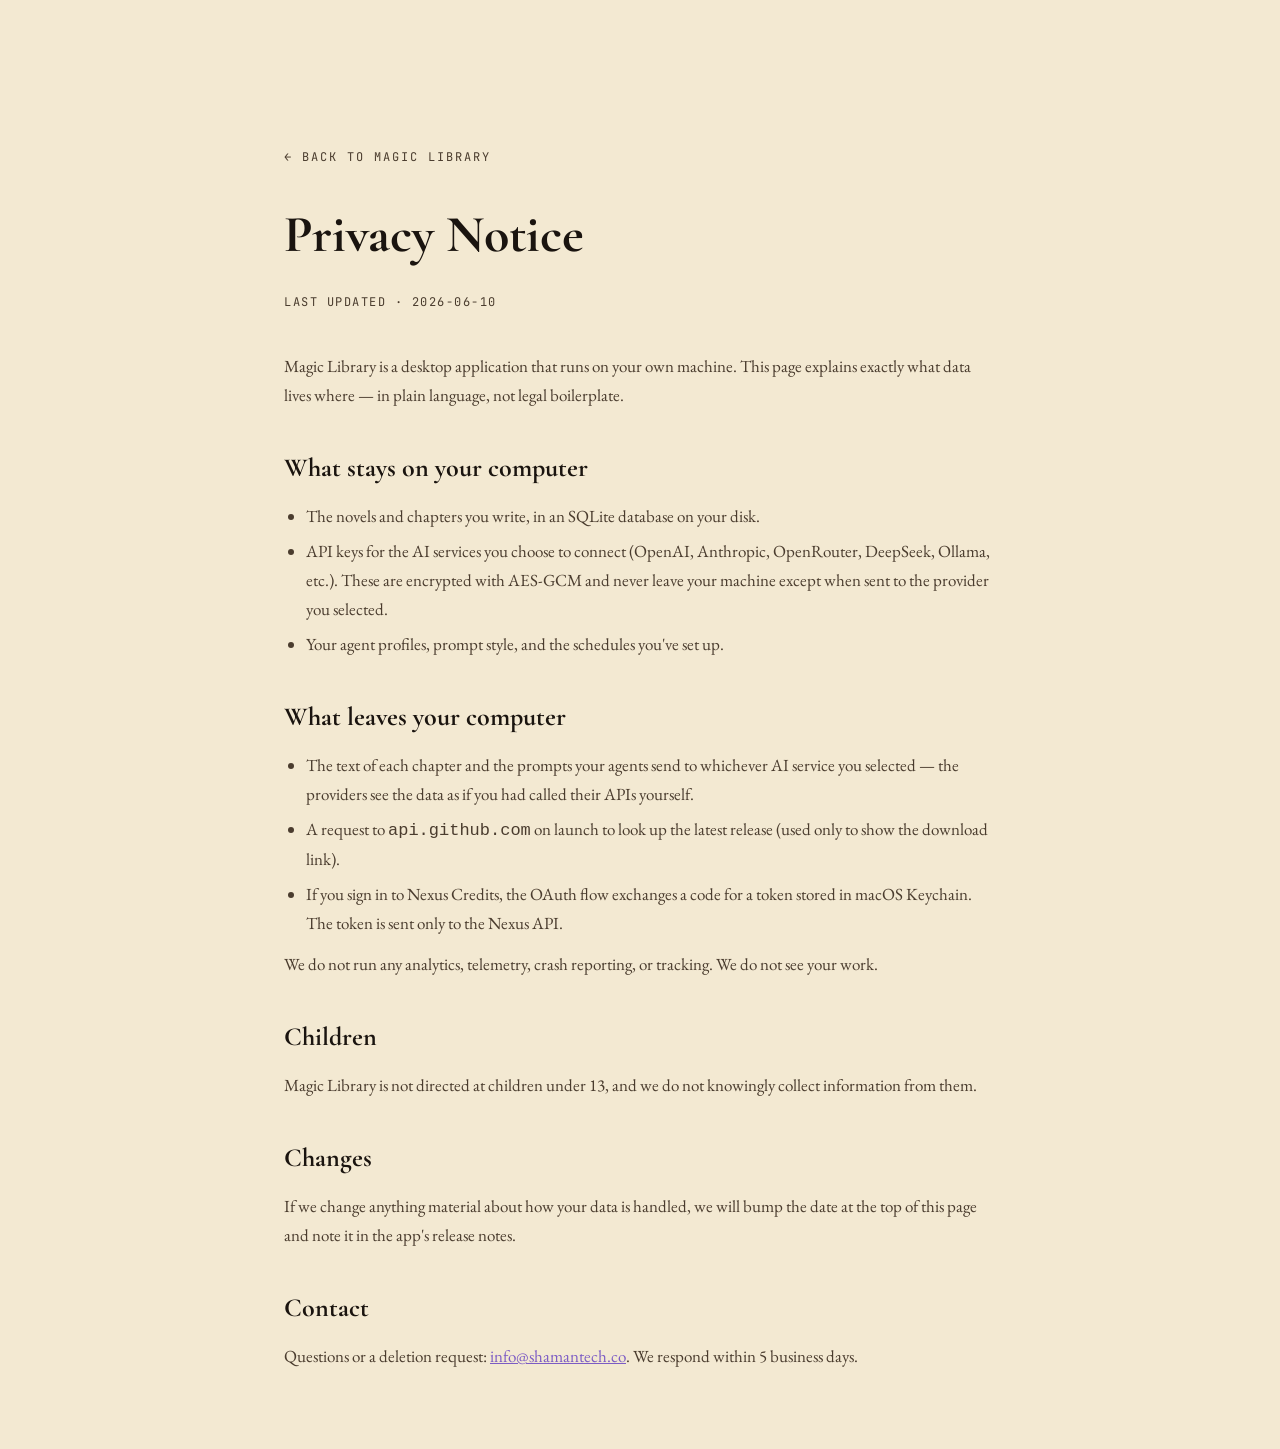
<file: pages/privacy.html>
<!DOCTYPE html>
<html lang="en">
<head>
  <meta charset="UTF-8" />
  <meta name="viewport" content="width=device-width, initial-scale=1.0" />
  <meta name="theme-color" content="#0C1426" />
  <title>Privacy — Magic Library</title>
  <meta name="description" content="What Magic Library stores on your computer, what flows out, and how to reach us." />
  <link rel="icon" type="image/svg+xml" href="../assets/favicon.svg" />
  <link rel="preconnect" href="https://fonts.googleapis.com" />
  <link rel="preconnect" href="https://fonts.gstatic.com" crossorigin />
  <link
    href="https://fonts.googleapis.com/css2?family=Cormorant+Garamond:ital,wght@0,400;0,500;0,600;0,700;1,400;1,600&family=EB+Garamond:ital,wght@0,400;0,500;0,600;1,400&family=JetBrains+Mono:wght@400;500&family=Noto+Sans:ital,wght@0,400;0,500;0,600;1,400&family=Maitree:wght@400;500;600;700&family=Sarabun:wght@400;500;600&display=swap"
    rel="stylesheet"
  />
  <link rel="stylesheet" href="../styles.css" />
  <style>
    .legal-page { max-width: 760px; margin: 0 auto; padding: 140px 24px 80px; }
    .legal-page h1 { font-family: var(--font-display); font-size: clamp(36px, 5vw, 52px); margin-bottom: 12px; }
    .legal-page .meta { font-family: var(--font-mono); font-size: 12px; letter-spacing: 1.5px; text-transform: uppercase; color: var(--ink-soft); margin-bottom: 40px; }
    .legal-page h2 { font-family: var(--font-display); font-size: 26px; margin: 36px 0 12px; color: var(--ink); }
    .legal-page p, .legal-page li { font-family: var(--font-body); font-size: 17px; line-height: 1.7; color: var(--ink-soft); }
    .legal-page ul { padding-left: 22px; margin: 12px 0; }
    .legal-page li { margin-bottom: 6px; }
    .legal-page a { color: var(--agent-writer); }
    .legal-page .back { display: inline-block; margin-bottom: 24px; font-family: var(--font-mono); font-size: 12px; letter-spacing: 2px; text-transform: uppercase; color: var(--ink-soft); text-decoration: none; }
    .legal-page .back:hover { color: var(--ethereal); }
    body.legal { background: var(--parchment); }
  </style>
</head>
<body class="legal">
  <main class="legal-page">
    <a class="back" href="../index.html">← Back to Magic Library</a>
    <h1 data-i18n="privacy.title">Privacy Notice</h1>
    <p class="meta" data-i18n="privacy.meta">Last updated · 2026-06-10</p>

    <p data-i18n="privacy.intro">
      Magic Library is a desktop application that runs on your own machine. This page explains
      exactly what data lives where — in plain language, not legal boilerplate.
    </p>

    <h2 data-i18n="privacy.stored.title">What stays on your computer</h2>
    <ul>
      <li data-i18n="privacy.stored.books">The novels and chapters you write, in an SQLite database on your disk.</li>
      <li data-i18n="privacy.stored.keys">API keys for the AI services you choose to connect (OpenAI, Anthropic, OpenRouter, DeepSeek, Ollama, etc.). These are encrypted with AES-GCM and never leave your machine except when sent to the provider you selected.</li>
      <li data-i18n="privacy.stored.settings">Your agent profiles, prompt style, and the schedules you've set up.</li>
    </ul>

    <h2 data-i18n="privacy.flows.title">What leaves your computer</h2>
    <ul>
      <li data-i18n="privacy.flows.providers">The text of each chapter and the prompts your agents send to whichever AI service you selected — the providers see the data as if you had called their APIs yourself.</li>
      <li data-i18n="privacy.flows.releases">A request to <code>api.github.com</code> on launch to look up the latest release (used only to show the download link).</li>
      <li data-i18n="privacy.flows.nexus">If you sign in to Nexus Credits, the OAuth flow exchanges a code for a token stored in macOS Keychain. The token is sent only to the Nexus API.</li>
    </ul>
    <p data-i18n="privacy.flows.none" style="margin-top: 12px;">We do not run any analytics, telemetry, crash reporting, or tracking. We do not see your work.</p>

    <h2 data-i18n="privacy.children.title">Children</h2>
    <p data-i18n="privacy.children.body">Magic Library is not directed at children under 13, and we do not knowingly collect information from them.</p>

    <h2 data-i18n="privacy.changes.title">Changes</h2>
    <p data-i18n="privacy.changes.body">If we change anything material about how your data is handled, we will bump the date at the top of this page and note it in the app's release notes.</p>

    <h2 data-i18n="privacy.contact.title">Contact</h2>
    <p data-i18n-html="privacy.contact.body">Questions or a deletion request: <a href="mailto:info@shamantech.co">info@shamantech.co</a>. We respond within 5 business days.</p>
  </main>
  <script>
    document.documentElement.classList.add("js");
    // Translate via the same i18n machinery as the landing page.
    const script = document.createElement("script");
    script.src = "../i18n.js";
    document.body.appendChild(script);
  </script>
</body>
</html>
</file>
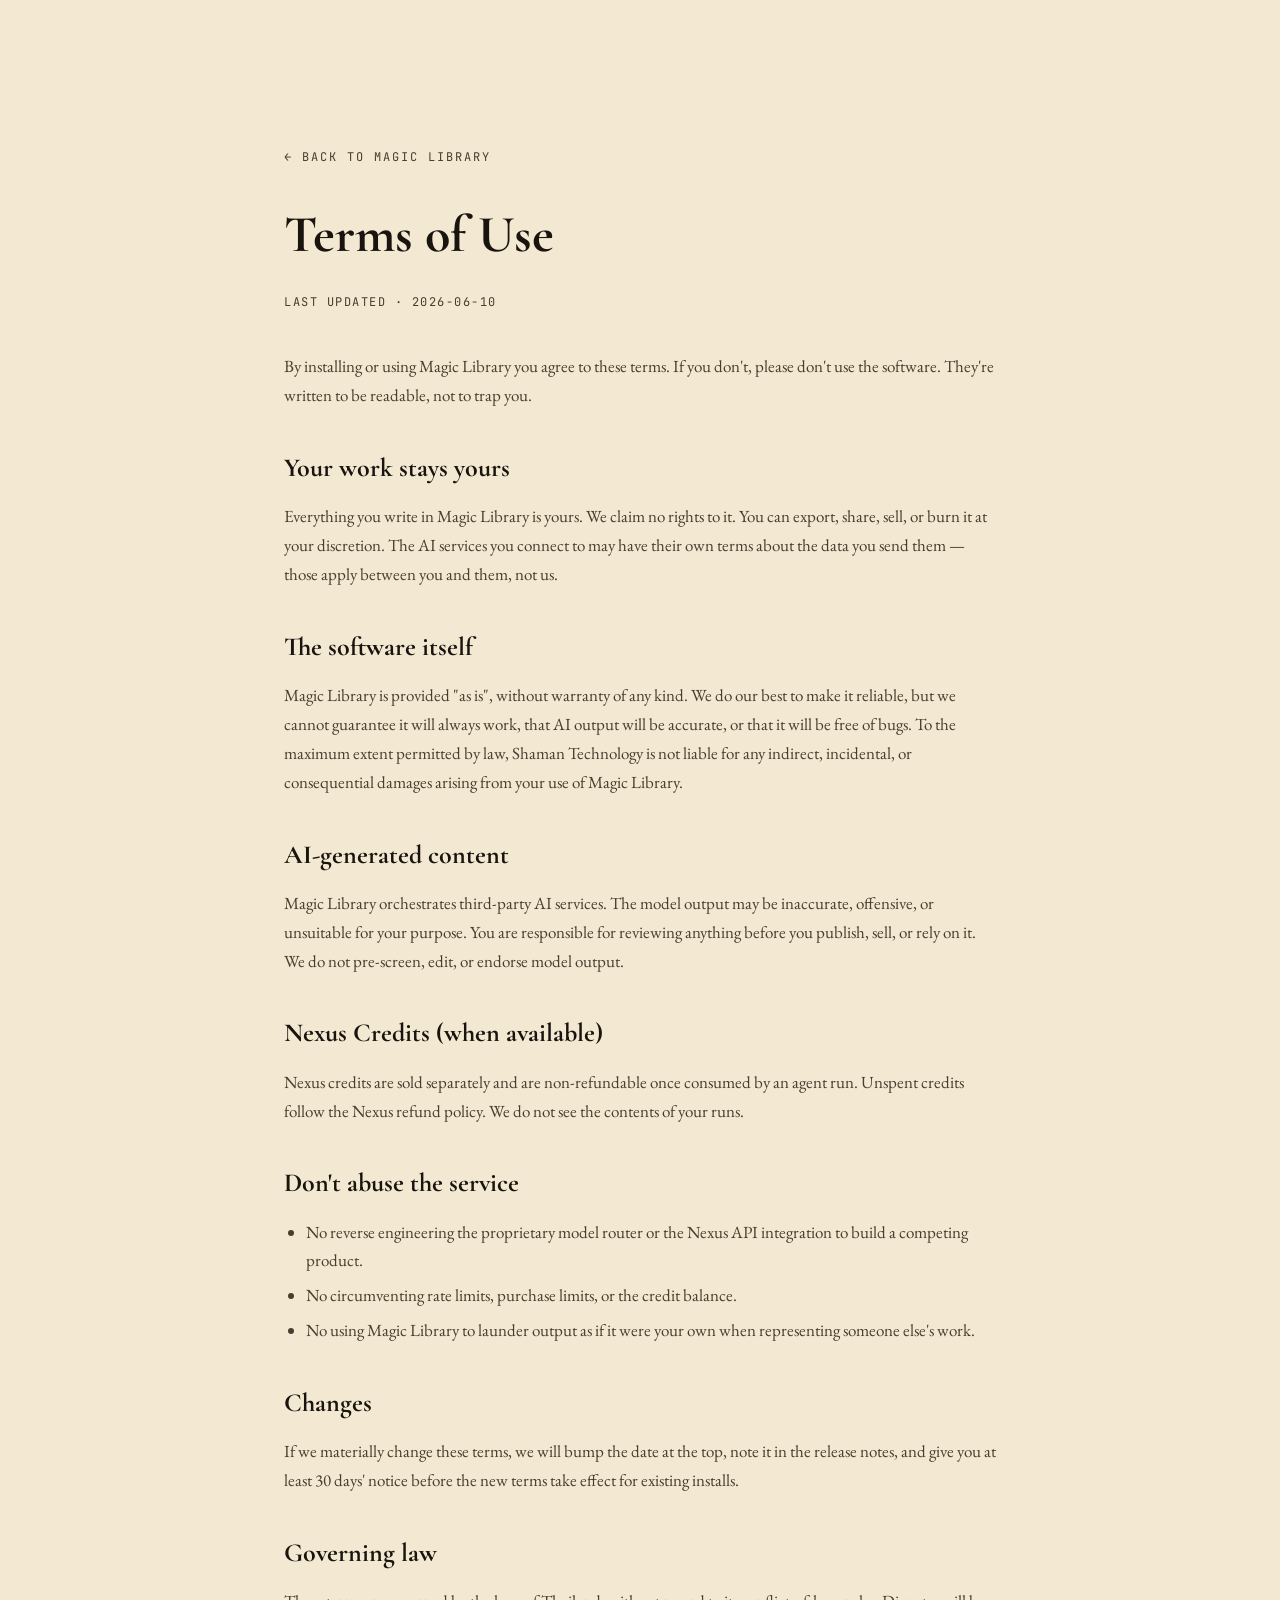
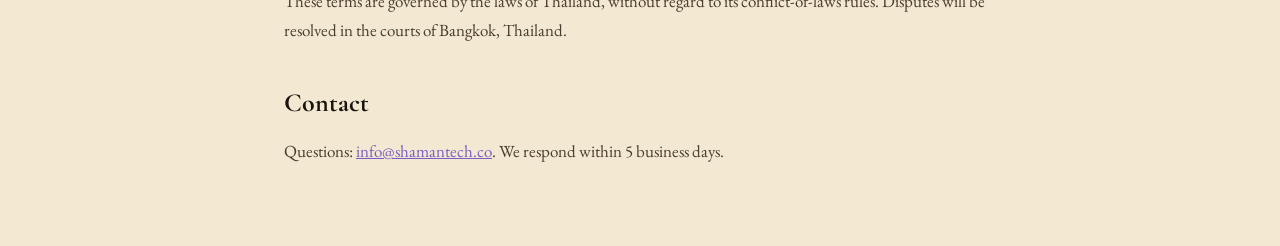
<file: pages/terms.html>
<!DOCTYPE html>
<html lang="en">
<head>
  <meta charset="UTF-8" />
  <meta name="viewport" content="width=device-width, initial-scale=1.0" />
  <meta name="theme-color" content="#0C1426" />
  <title>Terms — Magic Library</title>
  <meta name="description" content="The rules of using Magic Library, the limits of our responsibility, and the licensing of your work." />
  <link rel="icon" type="image/svg+xml" href="../assets/favicon.svg" />
  <link rel="preconnect" href="https://fonts.googleapis.com" />
  <link rel="preconnect" href="https://fonts.gstatic.com" crossorigin />
  <link
    href="https://fonts.googleapis.com/css2?family=Cormorant+Garamond:ital,wght@0,400;0,500;0,600;0,700;1,400;1,600&family=EB+Garamond:ital,wght@0,400;0,500;0,600;1,400&family=JetBrains+Mono:wght@400;500&family=Noto+Sans:ital,wght@0,400;0,500;0,600;1,400&family=Maitree:wght@400;500;600;700&family=Sarabun:wght@400;500;600&display=swap"
    rel="stylesheet"
  />
  <link rel="stylesheet" href="../styles.css" />
  <style>
    .legal-page { max-width: 760px; margin: 0 auto; padding: 140px 24px 80px; }
    .legal-page h1 { font-family: var(--font-display); font-size: clamp(36px, 5vw, 52px); margin-bottom: 12px; }
    .legal-page .meta { font-family: var(--font-mono); font-size: 12px; letter-spacing: 1.5px; text-transform: uppercase; color: var(--ink-soft); margin-bottom: 40px; }
    .legal-page h2 { font-family: var(--font-display); font-size: 26px; margin: 36px 0 12px; color: var(--ink); }
    .legal-page p, .legal-page li { font-family: var(--font-body); font-size: 17px; line-height: 1.7; color: var(--ink-soft); }
    .legal-page ul { padding-left: 22px; margin: 12px 0; }
    .legal-page li { margin-bottom: 6px; }
    .legal-page a { color: var(--agent-writer); }
    .legal-page .back { display: inline-block; margin-bottom: 24px; font-family: var(--font-mono); font-size: 12px; letter-spacing: 2px; text-transform: uppercase; color: var(--ink-soft); text-decoration: none; }
    .legal-page .back:hover { color: var(--ethereal); }
    body.legal { background: var(--parchment); }
  </style>
</head>
<body class="legal">
  <main class="legal-page">
    <a class="back" href="../index.html">← Back to Magic Library</a>
    <h1 data-i18n="terms.title">Terms of Use</h1>
    <p class="meta" data-i18n="terms.meta">Last updated · 2026-06-10</p>

    <p data-i18n="terms.intro">
      By installing or using Magic Library you agree to these terms. If you don't, please don't
      use the software. They're written to be readable, not to trap you.
    </p>

    <h2 data-i18n="terms.license.title">Your work stays yours</h2>
    <p data-i18n="terms.license.body">Everything you write in Magic Library is yours. We claim no rights to it. You can export, share, sell, or burn it at your discretion. The AI services you connect to may have their own terms about the data you send them — those apply between you and them, not us.</p>

    <h2 data-i18n="terms.app.title">The software itself</h2>
    <p data-i18n="terms.app.body">Magic Library is provided "as is", without warranty of any kind. We do our best to make it reliable, but we cannot guarantee it will always work, that AI output will be accurate, or that it will be free of bugs. To the maximum extent permitted by law, Shaman Technology is not liable for any indirect, incidental, or consequential damages arising from your use of Magic Library.</p>

    <h2 data-i18n="terms.ai.title">AI-generated content</h2>
    <p data-i18n="terms.ai.body">Magic Library orchestrates third-party AI services. The model output may be inaccurate, offensive, or unsuitable for your purpose. You are responsible for reviewing anything before you publish, sell, or rely on it. We do not pre-screen, edit, or endorse model output.</p>

    <h2 data-i18n="terms.credits.title">Nexus Credits (when available)</h2>
    <p data-i18n="terms.credits.body">Nexus credits are sold separately and are non-refundable once consumed by an agent run. Unspent credits follow the Nexus refund policy. We do not see the contents of your runs.</p>

    <h2 data-i18n="terms.misuse.title">Don't abuse the service</h2>
    <ul>
      <li data-i18n="terms.misuse.reverse">No reverse engineering the proprietary model router or the Nexus API integration to build a competing product.</li>
      <li data-i18n="terms.misuse.circumvent">No circumventing rate limits, purchase limits, or the credit balance.</li>
      <li data-i18n="terms.misuse.launder">No using Magic Library to launder output as if it were your own when representing someone else's work.</li>
    </ul>

    <h2 data-i18n="terms.changes.title">Changes</h2>
    <p data-i18n="terms.changes.body">If we materially change these terms, we will bump the date at the top, note it in the release notes, and give you at least 30 days' notice before the new terms take effect for existing installs.</p>

    <h2 data-i18n="terms.law.title">Governing law</h2>
    <p data-i18n="terms.law.body">These terms are governed by the laws of Thailand, without regard to its conflict-of-laws rules. Disputes will be resolved in the courts of Bangkok, Thailand.</p>

    <h2 data-i18n="terms.contact.title">Contact</h2>
    <p data-i18n-html="terms.contact.body">Questions: <a href="mailto:info@shamantech.co">info@shamantech.co</a>. We respond within 5 business days.</p>
  </main>
  <script>
    document.documentElement.classList.add("js");
    const script = document.createElement("script");
    script.src = "../i18n.js";
    document.body.appendChild(script);
  </script>
</body>
</html>
</file>
<file: styles.css>
/* Magic Library — "Midnight Library" landing page
   Chapter rhythm: dark hero → parchment workshop → dark pipeline → parchment gallery → dark finale */

:root {
  --night-deep: #080D1A;
  --night: #0C1426;
  --night-soft: #16203A;
  --ethereal: #9F7AEA;
  --ethereal-soft: #B89AF0;
  --wood-dark: #1A140F;
  --parchment-deep: #EADDC0;
  --parchment: #F3E9D2;
  --parchment-light: #FAF3E2;
  --agent-lore: #3E5C36;
  --agent-writer: #7C5CC4;
  --agent-critic: #A36B25;
  --ink: #1A140F;
  --ink-soft: #4A3C2E;
  --gold: #C9A24B;
  --gold-bright: #E3C880;
  --crimson: #8B2E2A;
  --moonlight: #EDE6F7;

  --font-display: "Cormorant Garamond", "Maitree", "Playfair Display", Georgia, serif;
  --font-body: "EB Garamond", "Maitree", Georgia, "Times New Roman", serif;
  --font-ui: "Cormorant Garamond", "Sarabun", var(--font-sans-base, system-ui, -apple-system, sans-serif);
  --font-mono: "JetBrains Mono", "Sarabun", ui-monospace, monospace;

  --radius: 10px;
  --shadow-soft: 0 4px 16px rgba(26, 20, 15, 0.08);
  --shadow-deep: 0 16px 48px rgba(8, 13, 26, 0.35);
  --shadow-glow: 0 0 48px rgba(159, 122, 234, 0.3);
  --shadow-gold: 0 8px 32px rgba(201, 162, 75, 0.35);
}

* {
  box-sizing: border-box;
  margin: 0;
  padding: 0;
}

html {
  scroll-behavior: smooth;
}

body {
  font-family: var(--font-body);
  font-size: 18px;
  line-height: 1.7;
  color: var(--ink);
  background: var(--night);
  min-height: 100vh;
  overflow-x: hidden;
}

.icon {
  fill: none;
  stroke: currentColor;
  stroke-width: 1.8;
  stroke-linecap: round;
  stroke-linejoin: round;
  flex-shrink: 0;
}

a,
button {
  touch-action: manipulation;
}

:focus-visible {
  outline: 2px solid var(--ethereal);
  outline-offset: 3px;
  border-radius: 2px;
}

/* ============== NAVIGATION ============== */
.nav {
  position: fixed;
  top: 0;
  left: 0;
  right: 0;
  z-index: 100;
  padding: 14px 32px;
  display: flex;
  align-items: center;
  justify-content: space-between;
  background: rgba(8, 13, 26, 0.82);
  backdrop-filter: blur(14px);
  -webkit-backdrop-filter: blur(14px);
  border-bottom: 1px solid rgba(201, 162, 75, 0.18);
}

.nav-brand {
  display: flex;
  align-items: center;
  gap: 12px;
  text-decoration: none;
  color: var(--parchment-light);
}

.nav-brand-frame {
  display: inline-flex;
  align-items: center;
  justify-content: center;
  width: 40px;
  height: 40px;
  border-radius: 10px;
  background: #FAF6EA;
  /* Gold/violet glow radiates around the white frame on the dark top bar */
  box-shadow:
    0 0 0 1px rgba(227, 200, 128, 0.45),
    0 0 12px rgba(227, 200, 128, 0.45),
    0 0 22px rgba(159, 122, 234, 0.4);
  transition: transform 0.3s ease, box-shadow 0.3s ease;
}

.nav-brand-icon {
  width: 34px;
  height: 34px;
  border-radius: 6px;
  transition: transform 0.3s ease;
}

.nav-brand:hover .nav-brand-frame {
  transform: rotate(-2deg);
  box-shadow:
    0 0 0 1px rgba(227, 200, 128, 0.6),
    0 0 18px rgba(227, 200, 128, 0.6),
    0 0 30px rgba(159, 122, 234, 0.5);
}

.nav-brand:hover .nav-brand-icon {
  transform: scale(1.05);
}

.nav-brand-text {
  font-family: var(--font-display);
  font-size: 22px;
  font-weight: 600;
  letter-spacing: 0.5px;
  white-space: nowrap;
}

.nav-links {
  display: flex;
  align-items: center;
  gap: 26px;
}

.nav-links a {
  font-family: var(--font-body);
  font-size: 15px;
  color: rgba(243, 233, 210, 0.75);
  text-decoration: none;
  letter-spacing: 0.3px;
  transition: color 0.2s;
  position: relative;
}

.nav-links a::after {
  content: "";
  position: absolute;
  bottom: -4px;
  left: 0;
  right: 0;
  height: 1px;
  background: var(--gold);
  transform: scaleX(0);
  transform-origin: left;
  transition: transform 0.3s;
}

.nav-links a:hover {
  color: var(--gold-bright);
}

.nav-links a:hover::after {
  transform: scaleX(1);
}

.nav-links a.nav-download {
  padding: 7px 16px;
  border: 1px solid rgba(201, 162, 75, 0.45);
  border-radius: 100px;
  color: var(--gold-bright);
}

.nav-links a.nav-download::after {
  display: none;
}

.nav-links a.nav-download:hover {
  background: rgba(201, 162, 75, 0.12);
  border-color: var(--gold);
}

.lang-switcher {
  position: relative;
}

.lang-button {
  display: flex;
  align-items: center;
  gap: 6px;
  padding: 7px 14px;
  font-family: var(--font-body);
  font-size: 14px;
  color: rgba(243, 233, 210, 0.8);
  background: rgba(159, 122, 234, 0.1);
  border: 1px solid rgba(159, 122, 234, 0.3);
  border-radius: var(--radius);
  cursor: pointer;
  transition: all 0.2s;
}

.lang-button:hover {
  background: rgba(159, 122, 234, 0.2);
  color: var(--moonlight);
}

.lang-button::after {
  content: "▾";
  font-size: 10px;
  opacity: 0.6;
}

.lang-menu {
  position: absolute;
  top: calc(100% + 8px);
  right: 0;
  min-width: 140px;
  background: var(--night-soft);
  border: 1px solid rgba(159, 122, 234, 0.3);
  border-radius: var(--radius);
  box-shadow: var(--shadow-deep);
  overflow: hidden;
  display: none;
}

.lang-menu.open {
  display: block;
  animation: slideDown 0.2s ease-out;
}

.lang-menu button {
  display: flex;
  align-items: center;
  justify-content: space-between;
  width: 100%;
  padding: 9px 14px;
  font-family: var(--font-body);
  font-size: 14px;
  color: rgba(243, 233, 210, 0.85);
  background: transparent;
  border: 0;
  text-align: left;
  cursor: pointer;
  transition: background 0.15s;
}

.lang-menu button:hover {
  background: rgba(159, 122, 234, 0.15);
}

.lang-menu button.active {
  color: var(--ethereal-soft);
  font-weight: 600;
  background: rgba(159, 122, 234, 0.1);
}

@keyframes slideDown {
  from { opacity: 0; transform: translateY(-8px); }
  to { opacity: 1; transform: translateY(0); }
}

/* ============== HERO (dark chapter) ============== */
.hero {
  min-height: 100vh;
  display: flex;
  align-items: center;
  justify-content: center;
  padding: 130px 32px 90px;
  position: relative;
  overflow: hidden;
  color: var(--parchment-light);
  background:
    radial-gradient(ellipse 900px 600px at 70% 20%, rgba(159, 122, 234, 0.16) 0%, transparent 55%),
    radial-gradient(ellipse 700px 500px at 15% 85%, rgba(201, 162, 75, 0.1) 0%, transparent 60%),
    linear-gradient(180deg, var(--night-deep) 0%, var(--night) 70%, #11192E 100%);
}

/* star dust — tiny repeating specks, transform/opacity only */
.hero::before {
  content: "";
  position: absolute;
  inset: 0;
  z-index: 0;
  background-image:
    radial-gradient(1px 1px at 12% 22%, rgba(243, 233, 210, 0.7) 50%, transparent 51%),
    radial-gradient(1px 1px at 38% 64%, rgba(184, 154, 240, 0.6) 50%, transparent 51%),
    radial-gradient(1.5px 1.5px at 56% 14%, rgba(243, 233, 210, 0.5) 50%, transparent 51%),
    radial-gradient(1px 1px at 73% 48%, rgba(227, 200, 128, 0.6) 50%, transparent 51%),
    radial-gradient(1px 1px at 88% 76%, rgba(243, 233, 210, 0.55) 50%, transparent 51%),
    radial-gradient(1.5px 1.5px at 24% 88%, rgba(184, 154, 240, 0.45) 50%, transparent 51%);
  background-size: 480px 480px;
  pointer-events: none;
  animation: starTwinkle 7s ease-in-out infinite;
}

@keyframes starTwinkle {
  0%, 100% { opacity: 0.85; }
  50% { opacity: 0.45; }
}

/* cursor-following aura — moves via CSS vars set in magic.js */
.hero::after {
  content: "";
  position: absolute;
  inset: 0;
  z-index: 0;
  pointer-events: none;
  background: radial-gradient(
    320px circle at var(--mx, 50%) var(--my, 35%),
    rgba(184, 154, 240, 0.16) 0%,
    rgba(201, 162, 75, 0.07) 35%,
    transparent 70%
  );
  opacity: 0;
  transition: opacity 0.5s ease;
}

.hero.has-cursor::after {
  opacity: 1;
}

/* drifting aurora blobs behind the content */
.hero-aurora {
  position: absolute;
  inset: -25%;
  z-index: 0;
  pointer-events: none;
  background:
    radial-gradient(40% 38% at 28% 30%, rgba(159, 122, 234, 0.4) 0%, transparent 60%),
    radial-gradient(36% 34% at 75% 65%, rgba(201, 162, 75, 0.28) 0%, transparent 60%),
    radial-gradient(30% 30% at 60% 18%, rgba(124, 92, 196, 0.3) 0%, transparent 60%);
  filter: blur(70px);
  opacity: 0.55;
  animation: auroraDrift 26s ease-in-out infinite alternate;
}

@keyframes auroraDrift {
  0%   { transform: translate3d(-3%, -2%, 0) scale(1);    opacity: 0.45; }
  50%  { transform: translate3d(4%, 3%, 0) scale(1.12);   opacity: 0.65; }
  100% { transform: translate3d(2%, -3%, 0) scale(1.05);  opacity: 0.5; }
}

.magic-dust {
  position: absolute;
  inset: 0;
  z-index: 1;
  pointer-events: none;
}

/* slow-floating arcane runes */
.hero-runes {
  position: absolute;
  inset: 0;
  z-index: 1;
  pointer-events: none;
  overflow: hidden;
}

.hero-runes .rune {
  position: absolute;
  font-family: var(--font-display);
  color: var(--gold-bright);
  opacity: 0.16;
  text-shadow: 0 0 18px rgba(201, 162, 75, 0.5);
  will-change: transform, opacity;
}

.rune-1 { top: 16%; left: 8%;  font-size: 38px; animation: runeFloat 13s ease-in-out infinite; }
.rune-2 { top: 68%; left: 14%; font-size: 26px; color: var(--ethereal-soft); animation: runeFloat 17s ease-in-out infinite 1.5s; }
.rune-3 { top: 24%; left: 62%; font-size: 30px; animation: runeFloat 15s ease-in-out infinite 0.8s; }
.rune-4 { top: 78%; left: 70%; font-size: 34px; color: var(--ethereal-soft); animation: runeFloat 19s ease-in-out infinite 2.2s; }
.rune-5 { top: 44%; left: 90%; font-size: 24px; animation: runeFloat 14s ease-in-out infinite 1s; }

@keyframes runeFloat {
  0%, 100% { transform: translateY(0) rotate(0deg); opacity: 0.1; }
  50%      { transform: translateY(-22px) rotate(12deg); opacity: 0.28; }
}

.hero-content {
  max-width: 1200px;
  width: 100%;
  display: grid;
  grid-template-columns: 1fr 1.05fr;
  gap: 64px;
  align-items: center;
  position: relative;
  z-index: 2;
}

.hero-eyebrow {
  display: inline-block;
  font-family: var(--font-mono);
  font-size: 12px;
  letter-spacing: 3px;
  text-transform: uppercase;
  color: var(--gold-bright);
  margin-bottom: 22px;
  padding: 5px 14px;
  background: rgba(201, 162, 75, 0.08);
  border: 1px solid rgba(201, 162, 75, 0.35);
  border-radius: 100px;
  animation: eyebrowGlow 4s ease-in-out infinite;
}

@keyframes eyebrowGlow {
  0%, 100% { box-shadow: 0 0 0 rgba(201, 162, 75, 0); border-color: rgba(201, 162, 75, 0.35); }
  50% { box-shadow: 0 0 18px rgba(201, 162, 75, 0.3); border-color: rgba(201, 162, 75, 0.6); }
}

.hero-title {
  font-family: var(--font-display);
  font-size: clamp(48px, 7vw, 88px);
  font-weight: 600;
  line-height: 1.04;
  color: var(--parchment-light);
  margin-bottom: 24px;
  letter-spacing: -1px;
  text-shadow: 0 2px 24px rgba(8, 13, 26, 0.6);
}

.hero-title .glyph {
  display: inline-block;
  font-style: italic;
  background: linear-gradient(
    110deg,
    var(--gold-bright) 0%,
    var(--ethereal-soft) 25%,
    #FFF6DD 45%,
    var(--ethereal) 65%,
    var(--gold-bright) 100%
  );
  background-size: 250% auto;
  -webkit-background-clip: text;
  background-clip: text;
  color: transparent;
  animation: glyphShimmer 6s linear infinite;
}

@keyframes glyphShimmer {
  to { background-position: 250% center; }
}

.hero-tagline {
  font-family: var(--font-body);
  font-size: 21px;
  line-height: 1.6;
  color: rgba(243, 233, 210, 0.78);
  margin-bottom: 40px;
  max-width: 520px;
  font-style: italic;
}

.hero-cta {
  display: flex;
  gap: 16px;
  align-items: center;
  flex-wrap: wrap;
}

.btn-primary {
  display: inline-flex;
  align-items: center;
  gap: 10px;
  padding: 16px 32px;
  font-family: var(--font-display);
  font-size: 18px;
  font-weight: 700;
  letter-spacing: 0.5px;
  color: var(--night-deep);
  background: linear-gradient(135deg, var(--gold-bright) 0%, var(--gold) 55%, #B68A33 100%);
  border: 0;
  border-radius: var(--radius);
  cursor: pointer;
  text-decoration: none;
  box-shadow: var(--shadow-gold), inset 0 1px 0 rgba(255, 255, 255, 0.35);
  transition: transform 0.25s, box-shadow 0.25s;
  position: relative;
  overflow: hidden;
}

.btn-primary:hover {
  transform: translateY(-2px);
  box-shadow: var(--shadow-gold), var(--shadow-glow), inset 0 1px 0 rgba(255, 255, 255, 0.35);
}

.btn-primary:active {
  transform: translateY(0) scale(0.98);
}

.btn-primary[aria-disabled="true"] {
  filter: saturate(0.55) brightness(0.9);
}

.btn-primary::before {
  content: "";
  position: absolute;
  top: 0;
  left: -100%;
  width: 100%;
  height: 100%;
  background: linear-gradient(90deg, transparent, rgba(255, 255, 255, 0.3), transparent);
  transition: left 0.6s;
}

.btn-primary:hover::before {
  left: 100%;
}

.btn-ghost {
  display: inline-flex;
  align-items: center;
  gap: 8px;
  padding: 15px 26px;
  font-family: var(--font-body);
  font-size: 16px;
  color: rgba(243, 233, 210, 0.85);
  background: transparent;
  border: 1px solid rgba(243, 233, 210, 0.3);
  border-radius: var(--radius);
  cursor: pointer;
  text-decoration: none;
  transition: border-color 0.2s, color 0.2s, background 0.2s;
}

.btn-ghost:hover {
  border-color: var(--ethereal-soft);
  color: var(--moonlight);
  background: rgba(159, 122, 234, 0.08);
}

/* ---------- Per-platform download buttons ---------- */

/* macOS and Windows each get their own button. Both are always visible — the
   one matching the visitor's OS is promoted to gold (.btn-platform-lead) by
   download.js, the other stays as a quieter outline. */
.download-group {
  display: flex;
  gap: 12px;
  flex-wrap: wrap;
}

.download-group-center {
  justify-content: center;
  margin-bottom: 20px;
}

.btn-platform {
  display: inline-flex;
  align-items: center;
  gap: 12px;
  padding: 12px 22px;
  border-radius: var(--radius);
  text-decoration: none;
  cursor: pointer;
  color: var(--moonlight);
  background: rgba(22, 32, 58, 0.7);
  border: 1px solid rgba(201, 162, 75, 0.35);
  transition: transform 0.25s, box-shadow 0.25s, border-color 0.2s, background 0.2s;
}

.btn-platform:hover {
  transform: translateY(-2px);
  border-color: var(--gold);
  background: rgba(22, 32, 58, 0.95);
}

.btn-platform:active {
  transform: translateY(0) scale(0.98);
}

/* The visitor's own platform — same gold as the primary CTA elsewhere. */
.btn-platform-lead {
  color: var(--night-deep);
  background: linear-gradient(135deg, var(--gold-bright) 0%, var(--gold) 55%, #B68A33 100%);
  border-color: transparent;
  box-shadow: var(--shadow-gold), inset 0 1px 0 rgba(255, 255, 255, 0.35);
}

.btn-platform-lead:hover {
  background: linear-gradient(135deg, var(--gold-bright) 0%, var(--gold) 55%, #B68A33 100%);
  border-color: transparent;
  box-shadow: var(--shadow-gold), var(--shadow-glow), inset 0 1px 0 rgba(255, 255, 255, 0.35);
}

/* No installer for this platform yet: still readable, clearly not clickable. */
.btn-platform[aria-disabled="true"] {
  cursor: default;
  filter: saturate(0.5) brightness(0.85);
}

.btn-platform[aria-disabled="true"]:hover {
  transform: none;
}

.btn-platform-text {
  display: flex;
  flex-direction: column;
  align-items: flex-start;
  line-height: 1.25;
}

.btn-platform-label {
  font-family: var(--font-display);
  font-size: 18px;
  font-weight: 700;
  letter-spacing: 0.5px;
}

/* "Coming soon" until the release API answers, then "v0.1.1 · 92 MB". */
.btn-platform-meta {
  font-family: var(--font-mono);
  font-size: 11px;
  letter-spacing: 1px;
  text-transform: uppercase;
  opacity: 0.65;
}

/* A version string is not a label — leave "v0.1.1" its lowercase v. */
.btn-platform-meta.available {
  text-transform: none;
  opacity: 0.8;
}

/* Brand marks (Apple, Windows) are solid shapes, unlike the stroked icon set. */
.icon-solid {
  fill: currentColor;
  stroke: none;
}

/* hero screenshot in a macOS window frame */
.hero-shot {
  position: relative;
}

.shot-window {
  border-radius: 14px;
  overflow: hidden;
  background: var(--night-soft);
  box-shadow:
    var(--shadow-deep),
    0 0 0 1px rgba(159, 122, 234, 0.25),
    0 0 80px rgba(159, 122, 234, 0.18);
  transform: perspective(1400px) rotateY(-3deg) rotateX(1.5deg);
  transition: transform 0.6s ease, box-shadow 0.6s ease;
}

.hero-shot:hover .shot-window {
  transform: perspective(1400px) rotateY(0deg) rotateX(0deg);
  box-shadow:
    var(--shadow-deep),
    0 0 0 1px rgba(159, 122, 234, 0.4),
    0 0 100px rgba(159, 122, 234, 0.28);
}

.shot-bar {
  display: flex;
  align-items: center;
  gap: 7px;
  padding: 10px 14px;
  background: linear-gradient(180deg, #1D2840, var(--night-soft));
  border-bottom: 1px solid rgba(159, 122, 234, 0.15);
}

.shot-bar .dot {
  width: 11px;
  height: 11px;
  border-radius: 50%;
}

.dot-r { background: #FF5F57; }
.dot-y { background: #FEBC2E; }
.dot-g { background: #28C840; }

.shot-bar-title {
  margin-left: 10px;
  font-family: var(--font-mono);
  font-size: 11px;
  letter-spacing: 1px;
  color: rgba(243, 233, 210, 0.5);
}

.shot-window img,
.shot-window video {
  width: 100%;
  height: auto;
  display: block;
}

.hero-shot-caption {
  margin-top: 14px;
  text-align: center;
  font-family: var(--font-mono);
  font-size: 12px;
  letter-spacing: 1.5px;
  color: rgba(243, 233, 210, 0.55);
}

/* ============== SECTIONS (shared) ============== */
section {
  padding: 100px 32px;
  position: relative;
}

.section-header {
  text-align: center;
  max-width: 760px;
  margin: 0 auto 64px;
}

.section-eyebrow {
  font-family: var(--font-mono);
  font-size: 12px;
  letter-spacing: 4px;
  text-transform: uppercase;
  color: var(--agent-writer);
  margin-bottom: 16px;
}

.section-title {
  font-family: var(--font-display);
  font-size: clamp(36px, 5vw, 56px);
  font-weight: 600;
  line-height: 1.1;
  color: var(--ink);
  margin-bottom: 20px;
  letter-spacing: -0.5px;
}

.section-subtitle {
  font-family: var(--font-body);
  font-size: 20px;
  line-height: 1.6;
  color: var(--ink-soft);
  font-style: italic;
}

.divider {
  width: 80px;
  height: 1px;
  background: linear-gradient(90deg, transparent, var(--gold), transparent);
  margin: 32px auto;
  position: relative;
}

.divider::before {
  content: "✦";
  position: absolute;
  top: 50%;
  left: 50%;
  transform: translate(-50%, -50%);
  background: inherit;
  padding: 0 12px;
  color: var(--gold);
  font-size: 12px;
  background: var(--parchment);
  animation: sigilGlow 4.5s ease-in-out infinite;
}

@keyframes sigilGlow {
  0%, 100% { text-shadow: 0 0 0 rgba(201, 162, 75, 0); }
  50% { text-shadow: 0 0 12px rgba(201, 162, 75, 0.8); }
}

/* ============== AGENTS (parchment chapter) ============== */
.agents {
  background: var(--parchment);
  background-image:
    url("assets/textures/paper.png"),
    radial-gradient(at 50% 0%, rgba(26, 20, 15, 0.05) 0%, transparent 50%);
  background-size: 400px, auto;
  border-top: 1px solid rgba(201, 162, 75, 0.4);
}

.agents-grid {
  max-width: 1200px;
  margin: 0 auto;
  display: grid;
  grid-template-columns: repeat(3, 1fr);
  gap: 32px;
}

.agent-card {
  background: var(--parchment-light);
  border: 1px solid rgba(26, 20, 15, 0.1);
  border-radius: 16px;
  padding: 40px 32px;
  position: relative;
  overflow: hidden;
  transition: transform 0.4s, box-shadow 0.4s;
  box-shadow: var(--shadow-soft);
}

.agent-card::before {
  content: "";
  position: absolute;
  top: 0;
  left: 0;
  right: 0;
  height: 4px;
  background: var(--agent-color);
}

.agent-card::after {
  content: "";
  position: absolute;
  top: -50%;
  right: -30%;
  width: 200px;
  height: 200px;
  background: radial-gradient(circle, var(--agent-color) 0%, transparent 60%);
  opacity: 0.08;
  transition: opacity 0.4s;
}

.agent-card:hover {
  transform: translateY(-6px);
  border-color: color-mix(in srgb, var(--agent-color) 45%, transparent);
  box-shadow:
    0 12px 40px rgba(26, 20, 15, 0.18),
    0 0 30px color-mix(in srgb, var(--agent-color) 28%, transparent);
}

.agent-card:hover::after {
  opacity: 0.28;
}

.agent-card:hover .agent-glyph {
  box-shadow: 0 0 22px color-mix(in srgb, var(--agent-color) 45%, transparent);
}

.agent-card.lore { --agent-color: var(--agent-lore); }
.agent-card.writer { --agent-color: var(--agent-writer); }
.agent-card.critic { --agent-color: var(--agent-critic); }

.agent-glyph {
  width: 56px;
  height: 56px;
  display: flex;
  align-items: center;
  justify-content: center;
  margin-bottom: 18px;
  border-radius: 14px;
  color: var(--agent-color);
  background: color-mix(in srgb, var(--agent-color) 12%, transparent);
  border: 1px solid color-mix(in srgb, var(--agent-color) 30%, transparent);
  transition: box-shadow 0.4s ease;
}

.agent-role {
  font-family: var(--font-mono);
  font-size: 11px;
  letter-spacing: 3px;
  text-transform: uppercase;
  color: var(--agent-color);
  margin-bottom: 8px;
}

.agent-name {
  font-family: var(--font-display);
  font-size: 32px;
  font-weight: 600;
  color: var(--ink);
  margin-bottom: 16px;
  letter-spacing: -0.3px;
}

.agent-desc {
  font-family: var(--font-body);
  font-size: 16px;
  line-height: 1.7;
  color: var(--ink-soft);
}

/* ============== TOOLS (parchment, deeper) ============== */
.tools {
  background: var(--parchment-deep);
  background-image: url("assets/textures/paper.png");
  background-size: 400px;
}

.tools .divider::before {
  background: var(--parchment-deep);
}

.tools-grid {
  max-width: 1200px;
  margin: 0 auto;
  display: grid;
  grid-template-columns: repeat(4, 1fr);
  gap: 20px;
}

.tool-card {
  padding: 28px 24px;
  background: var(--parchment-light);
  border: 1px solid rgba(26, 20, 15, 0.1);
  border-radius: 12px;
  transition: transform 0.3s, box-shadow 0.3s, border-color 0.3s;
  text-align: left;
}

.tool-card:hover {
  border-color: var(--agent-writer);
  transform: translateY(-3px);
  box-shadow: var(--shadow-soft);
}

.tool-icon {
  width: 44px;
  height: 44px;
  display: flex;
  align-items: center;
  justify-content: center;
  background: rgba(124, 92, 196, 0.12);
  border: 1px solid rgba(124, 92, 196, 0.25);
  border-radius: 10px;
  margin-bottom: 16px;
  color: var(--agent-writer);
}

.tool-name {
  font-family: var(--font-display);
  font-size: 20px;
  font-weight: 600;
  color: var(--ink);
  margin-bottom: 8px;
}

.tool-desc {
  font-family: var(--font-body);
  font-size: 14px;
  line-height: 1.6;
  color: var(--ink-soft);
}

/* ============== PIPELINE (dark chapter) ============== */
.pipeline {
  background: linear-gradient(180deg, #11182B 0%, var(--wood-dark) 100%);
  color: var(--parchment-light);
  position: relative;
  overflow: hidden;
}

.pipeline::before {
  content: "";
  position: absolute;
  inset: 0;
  background: url("assets/textures/dark-leather.png");
  background-size: 400px;
  opacity: 0.35;
  pointer-events: none;
}

.pipeline .section-eyebrow,
.pipeline .section-subtitle {
  color: var(--gold-bright);
}

.pipeline .section-title {
  color: var(--parchment-light);
}

.pipeline .divider::before {
  background: #14140F;
}

.pipeline-flow {
  max-width: 1100px;
  margin: 0 auto;
  display: flex;
  align-items: stretch;
  justify-content: center;
  gap: 0;
  position: relative;
  z-index: 1;
}

.pipeline-stage {
  flex: 1;
  background: rgba(243, 233, 210, 0.05);
  border: 1px solid rgba(201, 162, 75, 0.25);
  border-radius: 12px;
  padding: 32px 24px;
  text-align: center;
  position: relative;
  transition: border-color 0.3s, background 0.3s;
}

.pipeline-stage:hover {
  border-color: rgba(201, 162, 75, 0.55);
  background: rgba(243, 233, 210, 0.08);
}

.pipeline-arrow {
  display: flex;
  align-items: center;
  justify-content: center;
  width: 48px;
  flex-shrink: 0;
  color: var(--gold);
  opacity: 0.7;
}

.stage-num {
  font-family: var(--font-mono);
  font-size: 12px;
  letter-spacing: 2px;
  color: var(--gold-bright);
  margin-bottom: 12px;
}

.stage-glyph {
  width: 52px;
  height: 52px;
  margin: 0 auto 14px;
  display: flex;
  align-items: center;
  justify-content: center;
  border-radius: 50%;
  color: var(--gold-bright);
  background: rgba(201, 162, 75, 0.1);
  border: 1px solid rgba(201, 162, 75, 0.35);
}

.stage-lore .stage-glyph { color: #9DC18F; }
.stage-writer .stage-glyph { color: var(--ethereal-soft); }
.stage-critic .stage-glyph { color: #E0AC62; }

.stage-name {
  font-family: var(--font-display);
  font-size: 22px;
  font-weight: 600;
  color: var(--parchment-light);
  margin-bottom: 8px;
}

.stage-desc {
  font-family: var(--font-body);
  font-size: 14px;
  line-height: 1.5;
  color: rgba(243, 233, 210, 0.7);
}

.pipeline-features {
  max-width: 1100px;
  margin: 64px auto 0;
  display: grid;
  grid-template-columns: repeat(3, 1fr);
  gap: 24px;
  position: relative;
  z-index: 1;
}

.pipeline-feature {
  padding: 24px;
  background: rgba(243, 233, 210, 0.04);
  border-left: 2px solid var(--gold);
  border-radius: 0 8px 8px 0;
}

.pipeline-feature-title {
  font-family: var(--font-display);
  font-size: 18px;
  color: var(--gold-bright);
  margin-bottom: 8px;
}

.pipeline-feature-desc {
  font-family: var(--font-body);
  font-size: 14px;
  line-height: 1.6;
  color: rgba(243, 233, 210, 0.7);
}

/* ============== GALLERY (parchment chapter) ============== */
.gallery {
  background: var(--parchment);
  background-image: url("assets/textures/paper.png");
  background-size: 400px;
}

.gallery-grid {
  max-width: 1200px;
  margin: 0 auto;
  display: grid;
  grid-template-columns: repeat(3, 1fr);
  gap: 24px;
}

.gallery-item {
  position: relative;
  border-radius: 12px;
  overflow: hidden;
  border: 1px solid rgba(26, 20, 15, 0.12);
  background: var(--parchment-light);
  box-shadow: var(--shadow-soft);
  transition: transform 0.4s, box-shadow 0.4s;
  cursor: pointer;
}

.gallery-item:hover {
  transform: translateY(-4px);
  box-shadow: 0 12px 40px rgba(26, 20, 15, 0.18);
}

.gallery-item:focus-visible {
  outline: 3px solid var(--agent-writer);
  outline-offset: 4px;
}

.gallery-item-frame {
  position: relative;
  overflow: hidden;
  border-bottom: 1px solid rgba(26, 20, 15, 0.1);
}

.gallery-item-frame img {
  width: 100%;
  aspect-ratio: 16 / 10;
  height: auto;
  object-fit: cover;
  object-position: top;
  display: block;
  transition: transform 0.5s ease;
}

.gallery-item:hover .gallery-item-frame img {
  transform: scale(1.03);
}

.gallery-item-overlay {
  position: absolute;
  inset: 0;
  display: flex;
  align-items: center;
  justify-content: center;
  background: rgba(8, 13, 26, 0.38);
  opacity: 0;
  transition: opacity 0.3s ease;
  color: var(--parchment-light);
}

.gallery-item:hover .gallery-item-overlay {
  opacity: 1;
}

/* caption always visible — hover-only overlays are invisible on touch devices */
.gallery-item-caption {
  display: block;
  padding: 12px 16px;
  font-family: var(--font-display);
  font-size: 16px;
  font-weight: 600;
  color: var(--ink);
  background: var(--parchment-light);
}

.hero-shot {
  cursor: pointer;
}

.hero-shot:focus-visible {
  outline: none;
}

.hero-shot:focus-visible .shot-window {
  outline: 3px solid var(--ethereal);
  outline-offset: 6px;
  border-radius: 14px;
}

/* ============== LIGHTBOX ============== */
.lightbox {
  position: fixed;
  inset: 0;
  z-index: 2000;
  display: none;
  align-items: center;
  justify-content: center;
  padding: 24px;
  background: rgba(8, 13, 26, 0.92);
  backdrop-filter: blur(12px);
  -webkit-backdrop-filter: blur(12px);
  opacity: 0;
  transition: opacity 0.28s ease;
}

.lightbox[hidden] {
  display: none;
}

.lightbox.open {
  display: flex;
  opacity: 1;
}

.lightbox-stage {
  position: relative;
  width: min(1200px, 92vw);
  max-height: 92vh;
  display: flex;
  flex-direction: column;
}

.lightbox-frame {
  border-radius: 14px;
  overflow: hidden;
  background: var(--night-soft);
  box-shadow:
    var(--shadow-deep),
    0 0 0 1px rgba(159, 122, 234, 0.3),
    0 0 100px rgba(159, 122, 234, 0.18);
}

.lightbox-frame .shot-bar {
  background: linear-gradient(180deg, #1D2840, var(--night-soft));
}

.lightbox-frame img {
  width: 100%;
  max-height: calc(92vh - 132px);
  height: auto;
  object-fit: contain;
  object-position: top;
  display: block;
  background: var(--night-soft);
}

.lightbox-meta {
  display: flex;
  align-items: center;
  justify-content: space-between;
  gap: 16px;
  padding: 16px 4px 0;
  color: var(--parchment-light);
}

.lightbox-caption {
  font-family: var(--font-body);
  font-size: 18px;
  font-style: italic;
}

.lightbox-counter {
  font-family: var(--font-mono);
  font-size: 12px;
  letter-spacing: 1.5px;
  text-transform: uppercase;
  opacity: 0.65;
  white-space: nowrap;
}

.lightbox-close,
.lightbox-arrow {
  position: absolute;
  z-index: 10;
  display: inline-flex;
  align-items: center;
  justify-content: center;
  border: 1px solid rgba(243, 233, 210, 0.25);
  border-radius: 50%;
  background: rgba(8, 13, 26, 0.55);
  color: var(--parchment-light);
  cursor: pointer;
  transition: background 0.2s, transform 0.2s, border-color 0.2s;
}

.lightbox-close:hover,
.lightbox-arrow:hover {
  background: rgba(159, 122, 234, 0.25);
  border-color: rgba(243, 233, 210, 0.45);
}

.lightbox-close:active,
.lightbox-arrow:active {
  transform: scale(0.96);
}

.lightbox-close {
  top: 20px;
  right: 20px;
  width: 46px;
  height: 46px;
}

.lightbox-arrow {
  top: 50%;
  width: 52px;
  height: 52px;
  transform: translateY(-50%);
}

.lightbox-prev {
  left: 20px;
}

.lightbox-next {
  right: 20px;
}

@media (max-width: 720px) {
  .lightbox {
    padding: 16px;
  }

  .lightbox-stage {
    width: 100%;
    margin-bottom: 64px;
  }

  .lightbox-frame img {
    max-height: calc(92vh - 154px);
  }

  .lightbox-arrow {
    top: auto;
    bottom: -64px;
    width: 44px;
    height: 44px;
    transform: none;
  }

  .lightbox-prev {
    left: calc(50% - 56px);
  }

  .lightbox-next {
    right: calc(50% - 56px);
  }

  .lightbox-close {
    top: 12px;
    right: 12px;
    width: 40px;
    height: 40px;
  }

  .lightbox-caption {
    font-size: 16px;
  }
}

/* ============== NEXUS (dark chapter) ============== */
.nexus {
  background:
    radial-gradient(ellipse 900px 500px at 60% 40%, rgba(159, 122, 234, 0.14) 0%, transparent 60%),
    radial-gradient(ellipse 600px 400px at 20% 70%, rgba(201, 162, 75, 0.09) 0%, transparent 60%),
    linear-gradient(180deg, var(--night) 0%, #0E1830 100%);
  color: var(--parchment-light);
  position: relative;
  overflow: hidden;
}

.nexus::before {
  content: "";
  position: absolute;
  inset: 0;
  background: url("assets/textures/dark-leather.png");
  background-size: 400px;
  opacity: 0.25;
  pointer-events: none;
}

.nexus .section-eyebrow {
  color: var(--gold-bright);
}

.nexus .section-title {
  color: var(--parchment-light);
}

.nexus .section-subtitle {
  color: rgba(243, 233, 210, 0.75);
}

.nexus .divider::before {
  background: #0E1830;
}

.nexus-body {
  max-width: 760px;
  margin: 0 auto 64px;
  text-align: center;
  position: relative;
  z-index: 1;
}

.nexus-explainer {
  font-family: var(--font-body);
  font-size: 18px;
  line-height: 1.7;
  color: rgba(243, 233, 210, 0.78);
  font-style: italic;
}

.nexus-plans {
  max-width: 900px;
  margin: 0 auto 56px;
  display: grid;
  grid-template-columns: repeat(3, 1fr);
  gap: 24px;
  position: relative;
  z-index: 1;
}

.nexus-plan-card {
  padding: 36px 28px;
  background: rgba(243, 233, 210, 0.05);
  border: 1px solid rgba(201, 162, 75, 0.25);
  border-radius: 16px;
  text-align: center;
  transition: transform 0.35s, border-color 0.35s, background 0.35s;
}

.nexus-plan-card:hover {
  transform: translateY(-5px);
  border-color: rgba(201, 162, 75, 0.5);
  background: rgba(243, 233, 210, 0.08);
}

.nexus-plan-card.nexus-plan-featured {
  border-color: rgba(159, 122, 234, 0.55);
  background: rgba(159, 122, 234, 0.08);
  box-shadow: 0 0 40px rgba(159, 122, 234, 0.18);
}

.nexus-plan-card.nexus-plan-featured:hover {
  border-color: rgba(159, 122, 234, 0.8);
  background: rgba(159, 122, 234, 0.14);
}

.nexus-plan-name {
  font-family: var(--font-mono);
  font-size: 12px;
  letter-spacing: 3px;
  text-transform: uppercase;
  color: var(--gold-bright);
  margin-bottom: 16px;
}

.nexus-plan-featured .nexus-plan-name {
  color: var(--ethereal-soft);
}

.nexus-plan-credits {
  font-family: var(--font-display);
  font-size: 32px;
  font-weight: 600;
  color: var(--parchment-light);
  margin-bottom: 10px;
  letter-spacing: -0.3px;
}

.nexus-plan-price {
  font-family: var(--font-body);
  font-size: 16px;
  color: rgba(243, 233, 210, 0.65);
  font-style: italic;
}

.nexus-cta {
  text-align: center;
  position: relative;
  z-index: 1;
}

.nexus-btn {
  margin-bottom: 20px;
}

.nexus-byo-note {
  font-family: var(--font-body);
  font-size: 15px;
  font-style: italic;
  color: rgba(243, 233, 210, 0.5);
  max-width: 480px;
  margin: 0 auto;
  line-height: 1.6;
}

@media (max-width: 1024px) {
  .nexus-plans {
    grid-template-columns: repeat(3, 1fr);
  }
}

@media (max-width: 720px) {
  .nexus-plans {
    grid-template-columns: 1fr;
    max-width: 400px;
  }
}

/* ============== CTA (dark finale) ============== */
.cta {
  background:
    radial-gradient(ellipse 700px 420px at 50% 30%, rgba(159, 122, 234, 0.18) 0%, transparent 60%),
    linear-gradient(180deg, var(--wood-dark) 0%, var(--night-deep) 100%);
  text-align: center;
  padding: 120px 32px;
}

.cta-card {
  max-width: 720px;
  margin: 0 auto;
  padding: 64px 48px;
  background: rgba(243, 233, 210, 0.04);
  border: 1px solid rgba(201, 162, 75, 0.3);
  border-radius: 20px;
  box-shadow: 0 0 80px rgba(159, 122, 234, 0.12);
  position: relative;
  overflow: hidden;
}

/* Helen presides over the closing card. The gold bloom behind her is the same
   treatment used in the app's empty state, so the two read as one product. */
.cta-helen {
  position: relative;
  width: 168px;
  margin: 0 auto 8px;
}

.cta-helen::before {
  content: "";
  position: absolute;
  inset: 12% 0 8%;
  border-radius: 50%;
  background: radial-gradient(circle, rgba(201, 162, 75, 0.35), transparent 70%);
  filter: blur(28px);
}

.cta-helen img {
  position: relative;
  display: block;
  width: 100%;
  height: auto;
  user-select: none;
}

@media (max-width: 600px) {
  .cta-helen { width: 128px; }
}

.cta-card::before,
.cta-card::after {
  content: "✦";
  position: absolute;
  font-size: 24px;
  color: var(--gold);
  opacity: 0.5;
}

.cta-card::before {
  top: 20px;
  left: 24px;
}

.cta-card::after {
  bottom: 20px;
  right: 24px;
}

.cta-title {
  font-family: var(--font-display);
  font-size: clamp(32px, 4vw, 44px);
  font-weight: 600;
  color: var(--parchment-light);
  margin-bottom: 16px;
}

.cta-desc {
  font-family: var(--font-body);
  font-size: 18px;
  line-height: 1.6;
  color: rgba(243, 233, 210, 0.75);
  margin-bottom: 32px;
  font-style: italic;
}

.cta-requirements {
  margin-top: 32px;
  padding-top: 24px;
  border-top: 1px solid rgba(243, 233, 210, 0.12);
  font-family: var(--font-mono);
  font-size: 12px;
  letter-spacing: 1.5px;
  text-transform: uppercase;
  color: rgba(243, 233, 210, 0.55);
}

/* ============== FOOTER ============== */
.footer {
  background: var(--night-deep);
  color: rgba(243, 233, 210, 0.6);
  padding: 48px 32px 24px;
  text-align: center;
  position: relative;
}

.footer::before {
  content: "";
  position: absolute;
  top: 0;
  left: 0;
  right: 0;
  height: 1px;
  background: linear-gradient(90deg, transparent, var(--gold), transparent);
}

.footer-brand {
  font-family: var(--font-display);
  font-size: 24px;
  font-weight: 600;
  color: var(--parchment-light);
  margin-bottom: 8px;
}

.footer-tagline {
  font-family: var(--font-body);
  font-size: 14px;
  font-style: italic;
  margin-bottom: 24px;
}

.footer-links {
  display: flex;
  justify-content: center;
  gap: 32px;
  margin-bottom: 32px;
  flex-wrap: wrap;
}

.footer-links a {
  font-family: var(--font-body);
  font-size: 14px;
  color: rgba(243, 233, 210, 0.7);
  text-decoration: none;
  transition: color 0.2s;
}

.footer-links a:hover {
  color: var(--gold-bright);
}

.footer-copy {
  font-family: var(--font-mono);
  font-size: 11px;
  letter-spacing: 1.5px;
  text-transform: uppercase;
  color: rgba(243, 233, 210, 0.4);
  padding-top: 24px;
  border-top: 1px solid rgba(243, 233, 210, 0.1);
}

/* Visually hidden text for screen-reader labels inside icon buttons */
.visually-hidden {
  position: absolute;
  width: 1px;
  height: 1px;
  padding: 0;
  margin: -1px;
  overflow: hidden;
  clip: rect(0, 0, 0, 0);
  white-space: nowrap;
  border: 0;
}

/* ============== ANIMATIONS ============== */
/* Default (no JS): content is fully visible so nothing is ever lost. */
.fade-in {
  opacity: 1;
  transform: none;
  transition: opacity 0.7s ease, transform 0.7s ease;
}

/* Only hide-then-reveal when JS is active (the <html class="js"> flag). */
.js .fade-in {
  opacity: 0;
  transform: translateY(24px);
}

.js .fade-in.visible {
  opacity: 1;
  transform: translateY(0);
}

/* ============== RESPONSIVE ============== */
@media (max-width: 1024px) {
  .hero-content {
    grid-template-columns: 1fr;
    gap: 48px;
    text-align: center;
  }
  .hero-tagline {
    margin-left: auto;
    margin-right: auto;
  }
  .hero-cta,
  .download-group {
    justify-content: center;
  }
  .hero-shot {
    max-width: 620px;
    margin: 0 auto;
  }
  .shot-window {
    transform: none;
  }
  .agents-grid,
  .tools-grid,
  .gallery-grid,
  .pipeline-features {
    grid-template-columns: repeat(2, 1fr);
  }
}

@media (max-width: 720px) {
  .nav {
    padding: 12px 16px;
  }
  .nav-links {
    gap: 12px;
  }
  .nav-links a:not(.nav-download) {
    display: none;
  }
  .nav-brand-text {
    font-size: 18px;
  }
  section {
    padding: 60px 16px;
  }
  .hero {
    padding: 110px 16px 60px;
    min-height: auto;
  }
  .agents-grid,
  .tools-grid,
  .gallery-grid,
  .pipeline-features {
    grid-template-columns: 1fr;
  }
  .pipeline-flow {
    flex-direction: column;
    gap: 12px;
  }
  .pipeline-arrow {
    transform: rotate(90deg);
    height: 32px;
    width: auto;
  }
  .cta-card {
    padding: 40px 24px;
  }
  /* Side by side no longer fits — one full-width button per platform. */
  .download-group {
    width: 100%;
  }
  .btn-platform {
    flex: 1 1 100%;
    justify-content: center;
  }
}

@media (max-width: 400px) {
  .nav-brand-text {
    display: none;
  }
}

/* ============== REDUCED MOTION ============== */
@media (prefers-reduced-motion: reduce) {
  *,
  *::before,
  *::after {
    animation-duration: 0.01ms !important;
    animation-iteration-count: 1 !important;
    transition-duration: 0.01ms !important;
  }
  html {
    scroll-behavior: auto;
  }
  .shot-window {
    transform: none !important;
  }
}

/* ---------- Cross-platform download affordances ---------- */

/* SmartScreen explainer, shown to Windows visitors only. */
.download-note {
  max-width: 52ch;
  margin: 18px auto 0;
  font-size: 13px;
  line-height: 1.6;
  color: rgba(243, 233, 210, 0.6);
  text-align: center;
}

.download-note[hidden] {
  display: none;
}
</file>
